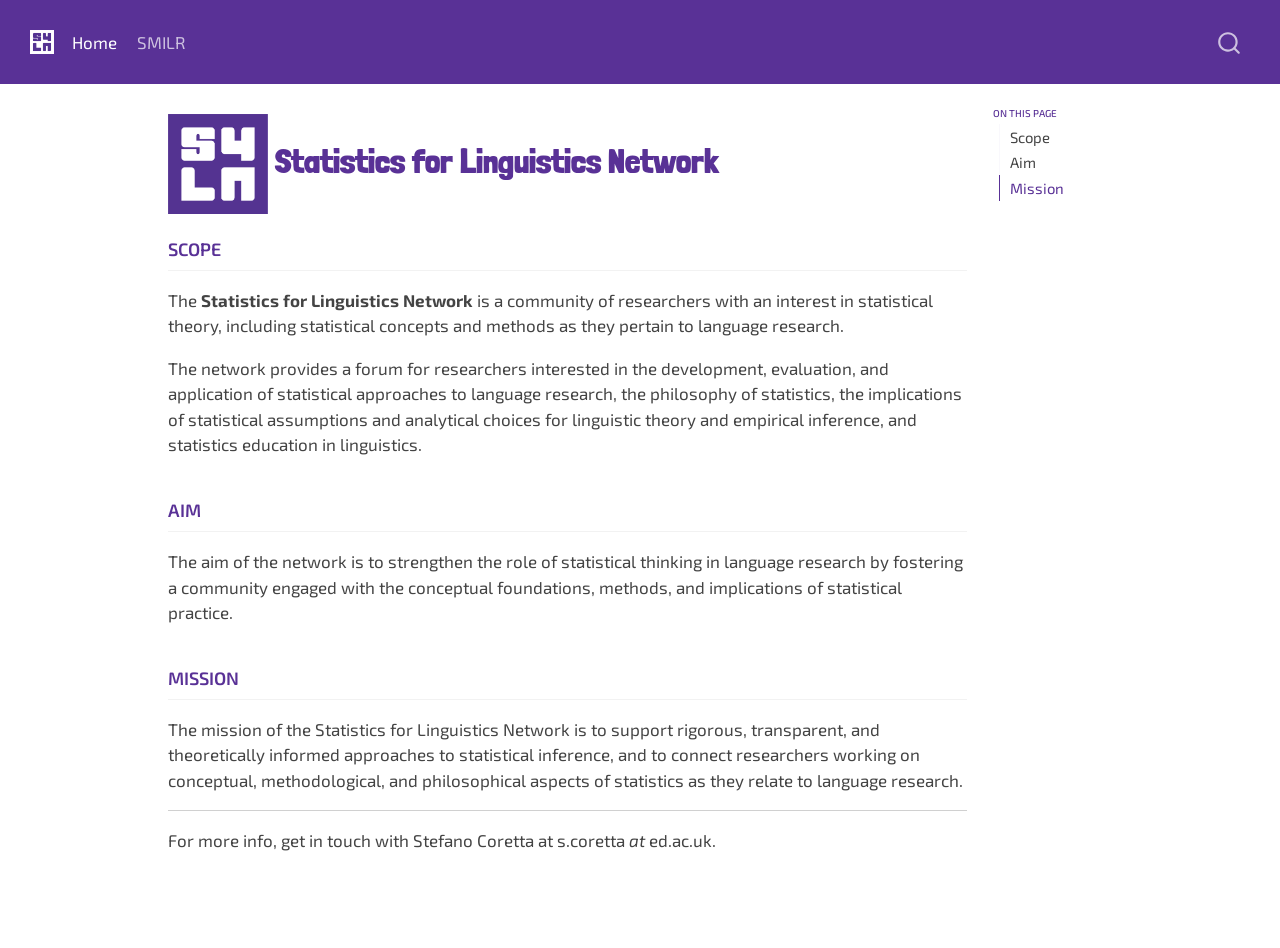
<file: docs/index.html>
<!DOCTYPE html>
<html xmlns="http://www.w3.org/1999/xhtml" lang="en" xml:lang="en"><head>

<meta charset="utf-8">
<meta name="generator" content="quarto-1.10.19">

<meta name="viewport" content="width=device-width, initial-scale=1.0, user-scalable=yes">


<title> Statistics for Linguistics Network</title>
<style>
/* Default styles provided by pandoc.
** See https://pandoc.org/MANUAL.html#variables-for-html for config info.
*/
span.smallcaps{font-variant: small-caps;}
div.columns{display: flex; gap: 1.5em;}
div.column{flex: auto;}
@media screen {
div.columns{gap: min(4vw, 1.5em);}
div.column{overflow-x: auto;}
}
div.hanging-indent{margin-left: 1.5em; text-indent: -1.5em;}
ul.task-list{list-style: none;}
ul.task-list li input[type="checkbox"] {
  width: 0.8em;
  margin: 0 0.8em 0.2em -1em; /* quarto-specific, see https://github.com/quarto-dev/quarto-cli/issues/4556 */ 
  vertical-align: middle;
}
</style>


<script src="site_libs/quarto-nav/quarto-nav.js"></script>
<script src="site_libs/quarto-nav/headroom.min.js"></script>
<script src="site_libs/clipboard/clipboard.min.js"></script>
<script src="site_libs/quarto-search/autocomplete.umd.js"></script>
<script src="site_libs/quarto-search/fuse.min.js"></script>
<script src="site_libs/quarto-search/quarto-search.js"></script>
<meta name="quarto:offset" content="./">
<link href="./img/logo-purple.png" rel="icon" type="image/png">
<script src="site_libs/quarto-html/quarto.js" type="module"></script>
<script src="site_libs/quarto-html/tabsets/tabsets.js" type="module"></script>
<script src="site_libs/quarto-html/popper.min.js"></script>
<script src="site_libs/quarto-html/tippy.umd.min.js"></script>
<script src="site_libs/quarto-html/anchor.min.js"></script>
<link href="site_libs/quarto-html/tippy.css" rel="stylesheet">
<link href="site_libs/quarto-html/quarto-syntax-highlighting-bf27225e3a48a9273f3daa8f8e829971.css" rel="stylesheet" id="quarto-text-highlighting-styles">
<script src="site_libs/bootstrap/bootstrap.min.js"></script>
<link href="site_libs/bootstrap/bootstrap-icons.css" rel="stylesheet">
<link href="site_libs/bootstrap/bootstrap-283806461d87d7bdc96c8e860487c4d3.min.css" rel="stylesheet" append-hash="true" id="quarto-bootstrap" data-mode="light">
<link href="https://fonts.googleapis.com" rel="preconnect">
<link href="https://fonts.gstatic.com" rel="preconnect">
<link href="https://fonts.googleapis.com/css2?family=Londrina+Solid:ital,wght@0,400;0,700;1,400;1,700&amp;family=Exo+2:ital,wght@0,400;0,700;1,400;1,700&amp;display=swap" rel="stylesheet">
<script id="quarto-search-options" type="application/json">{
  "location": "navbar",
  "copy-button": false,
  "collapse-after": 3,
  "panel-placement": "end",
  "type": "overlay",
  "limit": 50,
  "keyboard-shortcut": [
    "f",
    "/",
    "s"
  ],
  "show-item-context": false,
  "language": {
    "search-no-results-text": "No results",
    "search-matching-documents-text": "matching documents",
    "search-copy-link-title": "Copy link to search",
    "search-hide-matches-text": "Hide additional matches",
    "search-more-match-text": "more match in this document",
    "search-more-matches-text": "more matches in this document",
    "search-clear-button-title": "Clear",
    "search-text-placeholder": "",
    "search-detached-cancel-button-title": "Cancel",
    "search-submit-button-title": "Submit",
    "search-label": "Search"
  }
}</script>


<link rel="stylesheet" href="styles.css">
</head>

<body class="nav-fixed quarto-light">

<div id="quarto-search-results"></div>
  <header id="quarto-header" class="headroom fixed-top">
    <nav class="navbar navbar-expand-lg " data-bs-theme="dark">
      <div class="navbar-container container-fluid">
      <div class="navbar-brand-container mx-auto">
    <a href="./index.html" class="navbar-brand navbar-brand-logo">
    <img src="./img/logo-white.png" alt="" class="navbar-logo light-content">
    <img src="./img/logo-white.png" alt="" class="navbar-logo dark-content">
    </a>
  </div>
            <div id="quarto-search" class="" title="Search"></div>
          <button class="navbar-toggler" type="button" data-bs-toggle="collapse" data-bs-target="#navbarCollapse" aria-controls="navbarCollapse" role="menu" aria-expanded="false" aria-label="Toggle navigation" onclick="if (window.quartoToggleHeadroom) { window.quartoToggleHeadroom(); }">
  <span class="navbar-toggler-icon"></span>
</button>
          <div class="collapse navbar-collapse" id="navbarCollapse">
            <ul class="navbar-nav navbar-nav-scroll me-auto">
  <li class="nav-item">
    <a class="nav-link active" href="./index.html" aria-current="page"> 
<span class="menu-text">Home</span></a>
  </li>  
  <li class="nav-item">
    <a class="nav-link" href="./conference.html"> 
<span class="menu-text">SMILR</span></a>
  </li>  
</ul>
          </div> <!-- /navcollapse -->
            <div class="quarto-navbar-tools">
</div>
      </div> <!-- /container-fluid -->
    </nav>
</header>
<!-- content -->
<div id="quarto-content" class="quarto-container page-columns page-rows-contents page-layout-article page-navbar">
<!-- sidebar -->
<!-- margin-sidebar -->
    <div id="quarto-margin-sidebar" class="sidebar margin-sidebar">
        <nav id="TOC" role="doc-toc" class="toc-active">
    <h2 id="toc-title">On this page</h2>
   
  <ul>
  <li><a href="#scope" id="toc-scope" class="nav-link active" data-scroll-target="#scope">Scope</a></li>
  <li><a href="#aim" id="toc-aim" class="nav-link" data-scroll-target="#aim">Aim</a></li>
  <li><a href="#mission" id="toc-mission" class="nav-link" data-scroll-target="#mission">Mission</a></li>
  </ul>
</nav>
    </div>
<!-- main -->
<main class="content" id="quarto-document-content">

<header id="title-block-header" class="quarto-title-block default">
<div class="quarto-title">
<h1 class="title"><img src="img/logo-purple.png" width="100"> Statistics for Linguistics Network</h1>
</div>



<div class="quarto-title-meta">

    
  
    
  </div>
  


</header>


<section id="scope" class="level2">
<h2 class="anchored" data-anchor-id="scope">Scope</h2>
<p>The <strong>Statistics for Linguistics Network</strong> is a community of researchers with an interest in statistical theory, including statistical concepts and methods as they pertain to language research.</p>
<p>The network provides a forum for researchers interested in the development, evaluation, and application of statistical approaches to language research, the philosophy of statistics, the implications of statistical assumptions and analytical choices for linguistic theory and empirical inference, and statistics education in linguistics.</p>
</section>
<section id="aim" class="level2">
<h2 class="anchored" data-anchor-id="aim">Aim</h2>
<p>The aim of the network is to strengthen the role of statistical thinking in language research by fostering a community engaged with the conceptual foundations, methods, and implications of statistical practice.</p>
</section>
<section id="mission" class="level2">
<h2 class="anchored" data-anchor-id="mission">Mission</h2>
<p>The mission of the Statistics for Linguistics Network is to support rigorous, transparent, and theoretically informed approaches to statistical inference, and to connect researchers working on conceptual, methodological, and philosophical aspects of statistics as they relate to language research.</p>
<hr>
<p>For more info, get in touch with Stefano Coretta at s.coretta <em>at</em> ed.ac.uk.</p>


</section>

</main> <!-- /main -->
<script id="quarto-html-after-body" type="application/javascript">
  window.document.addEventListener("DOMContentLoaded", function (event) {
    const icon = "";
    const anchorJS = new window.AnchorJS();
    anchorJS.options = {
      placement: 'right',
      icon: icon
    };
    anchorJS.add('.anchored');
    const isCodeAnnotation = (el) => {
      for (const clz of el.classList) {
        if (clz.startsWith('code-annotation-')) {                     
          return true;
        }
      }
      return false;
    }
    const onCopySuccess = function(e) {
      // button target
      const button = e.trigger;
      // don't keep focus
      button.blur();
      // flash "checked"
      button.classList.add('code-copy-button-checked');
      var currentTitle = button.getAttribute("title");
      button.setAttribute("title", "Copied!");
      let tooltip;
      if (window.bootstrap) {
        button.setAttribute("data-bs-toggle", "tooltip");
        button.setAttribute("data-bs-placement", "left");
        button.setAttribute("data-bs-title", "Copied!");
        tooltip = new bootstrap.Tooltip(button, 
          { trigger: "manual", 
            customClass: "code-copy-button-tooltip",
            offset: [0, -8]});
        tooltip.show();    
      }
      setTimeout(function() {
        if (tooltip) {
          tooltip.hide();
          button.removeAttribute("data-bs-title");
          button.removeAttribute("data-bs-toggle");
          button.removeAttribute("data-bs-placement");
        }
        button.setAttribute("title", currentTitle);
        button.classList.remove('code-copy-button-checked');
      }, 1000);
      // clear code selection
      e.clearSelection();
    }
    const getTextToCopy = function(trigger) {
      const outerScaffold = trigger.parentElement.cloneNode(true);
      const codeEl = outerScaffold.querySelector('code');
      for (const childEl of codeEl.children) {
        if (isCodeAnnotation(childEl)) {
          childEl.remove();
        }
      }
      return codeEl.innerText;
    }
    const clipboard = new window.ClipboardJS('.code-copy-button:not([data-in-quarto-modal])', {
      text: getTextToCopy
    });
    clipboard.on('success', onCopySuccess);
    if (window.document.getElementById('quarto-embedded-source-code-modal')) {
      const clipboardModal = new window.ClipboardJS('.code-copy-button[data-in-quarto-modal]', {
        text: getTextToCopy,
        container: window.document.getElementById('quarto-embedded-source-code-modal')
      });
      clipboardModal.on('success', onCopySuccess);
    }
      var localhostRegex = new RegExp(/^(?:http|https):\/\/localhost\:?[0-9]*\//);
      var mailtoRegex = new RegExp(/^mailto:/);
        var filterRegex = new RegExp('/' + window.location.host + '/');
      var isInternal = (href) => {
          return filterRegex.test(href) || localhostRegex.test(href) || mailtoRegex.test(href);
      }
      // Inspect non-navigation links and adorn them if external
     var links = window.document.querySelectorAll('a[href]:not(.nav-link):not(.navbar-brand):not(.toc-action):not(.sidebar-link):not(.sidebar-item-toggle):not(.pagination-link):not(.no-external):not([aria-hidden]):not(.dropdown-item):not(.quarto-navigation-tool):not(.about-link)');
      for (var i=0; i<links.length; i++) {
        const link = links[i];
        if (!isInternal(link.href)) {
          // undo the damage that might have been done by quarto-nav.js in the case of
          // links that we want to consider external
          if (link.dataset.originalHref !== undefined) {
            link.href = link.dataset.originalHref;
          }
        }
      }
    function tippyHover(el, contentFn, onTriggerFn, onUntriggerFn) {
      const config = {
        allowHTML: true,
        maxWidth: 500,
        delay: 100,
        arrow: false,
        appendTo: function(el) {
            return el.parentElement;
        },
        interactive: true,
        interactiveBorder: 10,
        theme: 'quarto',
        placement: 'bottom-start',
      };
      if (contentFn) {
        config.content = contentFn;
      }
      if (onTriggerFn) {
        config.onTrigger = onTriggerFn;
      }
      if (onUntriggerFn) {
        config.onUntrigger = onUntriggerFn;
      }
      window.tippy(el, config); 
    }
    const noterefs = window.document.querySelectorAll('a[role="doc-noteref"]');
    for (var i=0; i<noterefs.length; i++) {
      const ref = noterefs[i];
      tippyHover(ref, function() {
        // use id or data attribute instead here
        let href = ref.getAttribute('data-footnote-href') || ref.getAttribute('href');
        try { href = new URL(href).hash; } catch {}
        const id = href.replace(/^#\/?/, "");
        const note = window.document.getElementById(id);
        if (note) {
          return note.innerHTML;
        } else {
          return "";
        }
      });
    }
    const xrefs = window.document.querySelectorAll('a.quarto-xref');
    const processXRef = (id, note) => {
      // Strip column container classes
      const stripColumnClz = (el) => {
        el.classList.remove("page-full", "page-columns");
        if (el.children) {
          for (const child of el.children) {
            stripColumnClz(child);
          }
        }
      }
      stripColumnClz(note)
      if (id === null || id.startsWith('sec-')) {
        // Special case sections, only their first couple elements
        const container = document.createElement("div");
        if (note.children && note.children.length > 2) {
          container.appendChild(note.children[0].cloneNode(true));
          for (let i = 1; i < note.children.length; i++) {
            const child = note.children[i];
            if (child.tagName === "P" && child.innerText === "") {
              continue;
            } else {
              container.appendChild(child.cloneNode(true));
              break;
            }
          }
          if (window.Quarto?.typesetMath) {
            window.Quarto.typesetMath(container);
          }
          return container.innerHTML
        } else {
          if (window.Quarto?.typesetMath) {
            window.Quarto.typesetMath(note);
          }
          return note.innerHTML;
        }
      } else {
        // Remove any anchor links if they are present
        const anchorLink = note.querySelector('a.anchorjs-link');
        if (anchorLink) {
          anchorLink.remove();
        }
        if (window.Quarto?.typesetMath) {
          window.Quarto.typesetMath(note);
        }
        if (note.classList.contains("callout")) {
          return note.outerHTML;
        } else {
          return note.innerHTML;
        }
      }
    }
    for (var i=0; i<xrefs.length; i++) {
      const xref = xrefs[i];
      tippyHover(xref, undefined, function(instance) {
        instance.disable();
        let url = xref.getAttribute('href');
        let hash = undefined; 
        if (url.startsWith('#')) {
          hash = url;
        } else {
          try { hash = new URL(url).hash; } catch {}
        }
        if (hash) {
          const id = hash.replace(/^#\/?/, "");
          const note = window.document.getElementById(id);
          if (note !== null) {
            try {
              const html = processXRef(id, note.cloneNode(true));
              instance.setContent(html);
            } finally {
              instance.enable();
              instance.show();
            }
          } else {
            // See if we can fetch this
            fetch(url.split('#')[0])
            .then(res => res.text())
            .then(html => {
              const parser = new DOMParser();
              const htmlDoc = parser.parseFromString(html, "text/html");
              const note = htmlDoc.getElementById(id);
              if (note !== null) {
                const html = processXRef(id, note);
                instance.setContent(html);
              } 
            }).finally(() => {
              instance.enable();
              instance.show();
            });
          }
        } else {
          // See if we can fetch a full url (with no hash to target)
          // This is a special case and we should probably do some content thinning / targeting
          fetch(url)
          .then(res => res.text())
          .then(html => {
            const parser = new DOMParser();
            const htmlDoc = parser.parseFromString(html, "text/html");
            const note = htmlDoc.querySelector('main.content');
            if (note !== null) {
              // This should only happen for chapter cross references
              // (since there is no id in the URL)
              // remove the first header
              if (note.children.length > 0 && note.children[0].tagName === "HEADER") {
                note.children[0].remove();
              }
              const html = processXRef(null, note);
              instance.setContent(html);
            } 
          }).finally(() => {
            instance.enable();
            instance.show();
          });
        }
      }, function(instance) {
      });
    }
        let selectedAnnoteEl;
        const selectorForAnnotation = ( cell, annotation) => {
          let cellAttr = 'data-code-cell="' + cell + '"';
          let lineAttr = 'data-code-annotation="' +  annotation + '"';
          const selector = 'span[' + cellAttr + '][' + lineAttr + ']';
          return selector;
        }
        const selectCodeLines = (annoteEl) => {
          const doc = window.document;
          const targetCell = annoteEl.getAttribute("data-target-cell");
          const targetAnnotation = annoteEl.getAttribute("data-target-annotation");
          const annoteSpan = window.document.querySelector(selectorForAnnotation(targetCell, targetAnnotation));
          const lines = annoteSpan.getAttribute("data-code-lines").split(",");
          const lineIds = lines.map((line) => {
            return targetCell + "-" + line;
          })
          let top = null;
          let height = null;
          let parent = null;
          if (lineIds.length > 0) {
              //compute the position of the single el (top and bottom and make a div)
              const el = window.document.getElementById(lineIds[0]);
              top = el.offsetTop;
              height = el.offsetHeight;
              parent = el.parentElement.parentElement;
            if (lineIds.length > 1) {
              const lastEl = window.document.getElementById(lineIds[lineIds.length - 1]);
              const bottom = lastEl.offsetTop + lastEl.offsetHeight;
              height = bottom - top;
            }
            if (top !== null && height !== null && parent !== null) {
              // cook up a div (if necessary) and position it 
              let div = window.document.getElementById("code-annotation-line-highlight");
              if (div === null) {
                div = window.document.createElement("div");
                div.setAttribute("id", "code-annotation-line-highlight");
                div.style.position = 'absolute';
                parent.appendChild(div);
              }
              div.style.top = top - 2 + "px";
              div.style.height = height + 4 + "px";
              div.style.left = 0;
              let gutterDiv = window.document.getElementById("code-annotation-line-highlight-gutter");
              if (gutterDiv === null) {
                gutterDiv = window.document.createElement("div");
                gutterDiv.setAttribute("id", "code-annotation-line-highlight-gutter");
                gutterDiv.style.position = 'absolute';
                const codeCell = window.document.getElementById(targetCell);
                const gutter = codeCell.querySelector('.code-annotation-gutter');
                gutter.appendChild(gutterDiv);
              }
              gutterDiv.style.top = top - 2 + "px";
              gutterDiv.style.height = height + 4 + "px";
            }
            selectedAnnoteEl = annoteEl;
          }
        };
        const unselectCodeLines = () => {
          const elementsIds = ["code-annotation-line-highlight", "code-annotation-line-highlight-gutter"];
          elementsIds.forEach((elId) => {
            const div = window.document.getElementById(elId);
            if (div) {
              div.remove();
            }
          });
          selectedAnnoteEl = undefined;
        };
          // Handle positioning of the toggle
      window.addEventListener(
        "resize",
        throttle(() => {
          elRect = undefined;
          if (selectedAnnoteEl) {
            selectCodeLines(selectedAnnoteEl);
          }
        }, 10)
      );
      function throttle(fn, ms) {
      let throttle = false;
      let timer;
        return (...args) => {
          if(!throttle) { // first call gets through
              fn.apply(this, args);
              throttle = true;
          } else { // all the others get throttled
              if(timer) clearTimeout(timer); // cancel #2
              timer = setTimeout(() => {
                fn.apply(this, args);
                timer = throttle = false;
              }, ms);
          }
        };
      }
        // Attach click handler to the DT
        const annoteDls = window.document.querySelectorAll('dt[data-target-cell]');
        for (const annoteDlNode of annoteDls) {
          annoteDlNode.addEventListener('click', (event) => {
            const clickedEl = event.target;
            if (clickedEl !== selectedAnnoteEl) {
              unselectCodeLines();
              const activeEl = window.document.querySelector('dt[data-target-cell].code-annotation-active');
              if (activeEl) {
                activeEl.classList.remove('code-annotation-active');
              }
              selectCodeLines(clickedEl);
              clickedEl.classList.add('code-annotation-active');
            } else {
              // Unselect the line
              unselectCodeLines();
              clickedEl.classList.remove('code-annotation-active');
            }
          });
        }
    const findCites = (el) => {
      const parentEl = el.parentElement;
      if (parentEl) {
        const cites = parentEl.dataset.cites;
        if (cites) {
          return {
            el,
            cites: cites.split(' ')
          };
        } else {
          return findCites(el.parentElement)
        }
      } else {
        return undefined;
      }
    };
    var bibliorefs = window.document.querySelectorAll('a[role="doc-biblioref"]');
    for (var i=0; i<bibliorefs.length; i++) {
      const ref = bibliorefs[i];
      const citeInfo = findCites(ref);
      if (citeInfo) {
        tippyHover(citeInfo.el, function() {
          var popup = window.document.createElement('div');
          citeInfo.cites.forEach(function(cite) {
            var citeDiv = window.document.createElement('div');
            citeDiv.classList.add('hanging-indent');
            citeDiv.classList.add('csl-entry');
            var biblioDiv = window.document.getElementById('ref-' + cite);
            if (biblioDiv) {
              citeDiv.innerHTML = biblioDiv.innerHTML;
            }
            popup.appendChild(citeDiv);
          });
          return popup.innerHTML;
        });
      }
    }
  });
  </script>
</div> <!-- /content -->




</body></html>
</file>
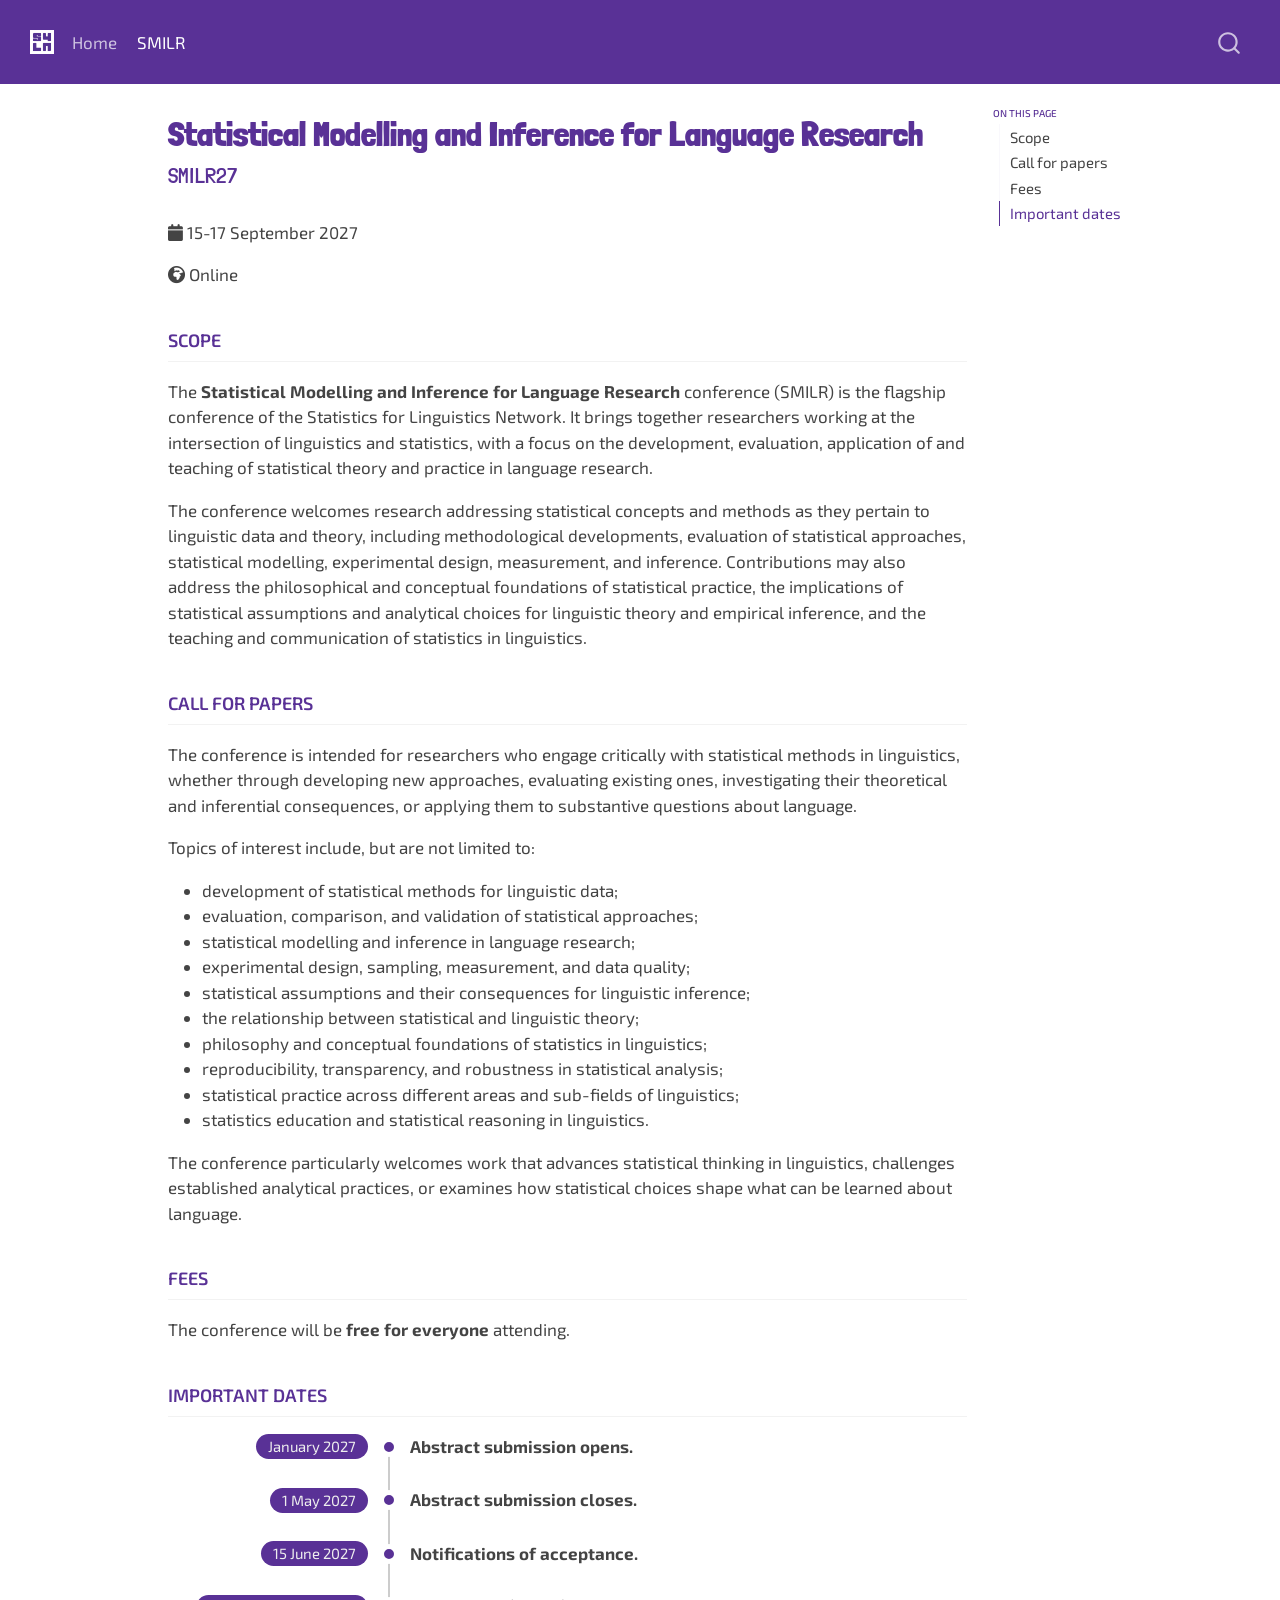
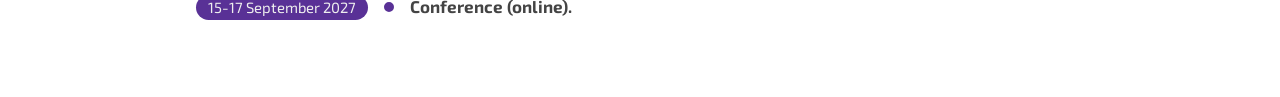
<file: docs/conference.html>
<!DOCTYPE html>
<html xmlns="http://www.w3.org/1999/xhtml" lang="en" xml:lang="en"><head>

<meta charset="utf-8">
<meta name="generator" content="quarto-1.10.19">

<meta name="viewport" content="width=device-width, initial-scale=1.0, user-scalable=yes">


<title>Statistical Modelling and Inference for Language Research</title>
<style>
/* Default styles provided by pandoc.
** See https://pandoc.org/MANUAL.html#variables-for-html for config info.
*/
span.smallcaps{font-variant: small-caps;}
div.columns{display: flex; gap: 1.5em;}
div.column{flex: auto;}
@media screen {
div.columns{gap: min(4vw, 1.5em);}
div.column{overflow-x: auto;}
}
div.hanging-indent{margin-left: 1.5em; text-indent: -1.5em;}
ul.task-list{list-style: none;}
ul.task-list li input[type="checkbox"] {
  width: 0.8em;
  margin: 0 0.8em 0.2em -1em; /* quarto-specific, see https://github.com/quarto-dev/quarto-cli/issues/4556 */ 
  vertical-align: middle;
}
</style>


<script src="site_libs/quarto-nav/quarto-nav.js"></script>
<script src="site_libs/quarto-nav/headroom.min.js"></script>
<script src="site_libs/clipboard/clipboard.min.js"></script>
<script src="site_libs/quarto-search/autocomplete.umd.js"></script>
<script src="site_libs/quarto-search/fuse.min.js"></script>
<script src="site_libs/quarto-search/quarto-search.js"></script>
<meta name="quarto:offset" content="./">
<link href="./img/logo-purple.png" rel="icon" type="image/png">
<script src="site_libs/quarto-html/quarto.js" type="module"></script>
<script src="site_libs/quarto-html/tabsets/tabsets.js" type="module"></script>
<script src="site_libs/quarto-html/popper.min.js"></script>
<script src="site_libs/quarto-html/tippy.umd.min.js"></script>
<script src="site_libs/quarto-html/anchor.min.js"></script>
<link href="site_libs/quarto-html/tippy.css" rel="stylesheet">
<link href="site_libs/quarto-html/quarto-syntax-highlighting-bf27225e3a48a9273f3daa8f8e829971.css" rel="stylesheet" id="quarto-text-highlighting-styles">
<script src="site_libs/bootstrap/bootstrap.min.js"></script>
<link href="site_libs/bootstrap/bootstrap-icons.css" rel="stylesheet">
<link href="site_libs/bootstrap/bootstrap-283806461d87d7bdc96c8e860487c4d3.min.css" rel="stylesheet" append-hash="true" id="quarto-bootstrap" data-mode="light">
<link href="https://fonts.googleapis.com" rel="preconnect">
<link href="https://fonts.gstatic.com" rel="preconnect">
<link href="https://fonts.googleapis.com/css2?family=Londrina+Solid:ital,wght@0,400;0,700;1,400;1,700&amp;family=Exo+2:ital,wght@0,400;0,700;1,400;1,700&amp;display=swap" rel="stylesheet">
<link href="site_libs/quarto-contrib/fontawesome6-6.7.2/all.min.css" rel="stylesheet">
<link href="site_libs/quarto-contrib/fontawesome6-6.7.2/latex-fontsize.css" rel="stylesheet">
<script id="quarto-search-options" type="application/json">{
  "location": "navbar",
  "copy-button": false,
  "collapse-after": 3,
  "panel-placement": "end",
  "type": "overlay",
  "limit": 50,
  "keyboard-shortcut": [
    "f",
    "/",
    "s"
  ],
  "show-item-context": false,
  "language": {
    "search-no-results-text": "No results",
    "search-matching-documents-text": "matching documents",
    "search-copy-link-title": "Copy link to search",
    "search-hide-matches-text": "Hide additional matches",
    "search-more-match-text": "more match in this document",
    "search-more-matches-text": "more matches in this document",
    "search-clear-button-title": "Clear",
    "search-text-placeholder": "",
    "search-detached-cancel-button-title": "Cancel",
    "search-submit-button-title": "Submit",
    "search-label": "Search"
  }
}</script>


<link rel="stylesheet" href="styles.css">
</head>

<body class="nav-fixed quarto-light">

<div id="quarto-search-results"></div>
  <header id="quarto-header" class="headroom fixed-top">
    <nav class="navbar navbar-expand-lg " data-bs-theme="dark">
      <div class="navbar-container container-fluid">
      <div class="navbar-brand-container mx-auto">
    <a href="./index.html" class="navbar-brand navbar-brand-logo">
    <img src="./img/logo-white.png" alt="" class="navbar-logo light-content">
    <img src="./img/logo-white.png" alt="" class="navbar-logo dark-content">
    </a>
  </div>
            <div id="quarto-search" class="" title="Search"></div>
          <button class="navbar-toggler" type="button" data-bs-toggle="collapse" data-bs-target="#navbarCollapse" aria-controls="navbarCollapse" role="menu" aria-expanded="false" aria-label="Toggle navigation" onclick="if (window.quartoToggleHeadroom) { window.quartoToggleHeadroom(); }">
  <span class="navbar-toggler-icon"></span>
</button>
          <div class="collapse navbar-collapse" id="navbarCollapse">
            <ul class="navbar-nav navbar-nav-scroll me-auto">
  <li class="nav-item">
    <a class="nav-link" href="./index.html"> 
<span class="menu-text">Home</span></a>
  </li>  
  <li class="nav-item">
    <a class="nav-link active" href="./conference.html" aria-current="page"> 
<span class="menu-text">SMILR</span></a>
  </li>  
</ul>
          </div> <!-- /navcollapse -->
            <div class="quarto-navbar-tools">
</div>
      </div> <!-- /container-fluid -->
    </nav>
</header>
<!-- content -->
<div id="quarto-content" class="quarto-container page-columns page-rows-contents page-layout-article page-navbar">
<!-- sidebar -->
<!-- margin-sidebar -->
    <div id="quarto-margin-sidebar" class="sidebar margin-sidebar">
        <nav id="TOC" role="doc-toc" class="toc-active">
    <h2 id="toc-title">On this page</h2>
   
  <ul>
  <li><a href="#scope" id="toc-scope" class="nav-link active" data-scroll-target="#scope">Scope</a></li>
  <li><a href="#call-for-papers" id="toc-call-for-papers" class="nav-link" data-scroll-target="#call-for-papers">Call for papers</a></li>
  <li><a href="#fees" id="toc-fees" class="nav-link" data-scroll-target="#fees">Fees</a></li>
  <li><a href="#important-dates" id="toc-important-dates" class="nav-link" data-scroll-target="#important-dates">Important dates</a></li>
  </ul>
</nav>
    </div>
<!-- main -->
<main class="content" id="quarto-document-content">

<header id="title-block-header" class="quarto-title-block default">
<div class="quarto-title">
<h1 class="title">Statistical Modelling and Inference for Language Research</h1>
<p class="subtitle lead">SMILR27</p>
</div>



<div class="quarto-title-meta">

    
  
    
  </div>
  


</header>


<p><i class="fa-solid fa-calendar" aria-label="calendar"></i> 15-17 September 2027</p>
<p><i class="fa-solid fa-earth-africa" aria-label="earth-africa"></i> Online</p>
<section id="scope" class="level2">
<h2 class="anchored" data-anchor-id="scope">Scope</h2>
<p>The <strong>Statistical Modelling and Inference for Language Research</strong> conference (SMILR) is the flagship conference of the Statistics for Linguistics Network. It brings together researchers working at the intersection of linguistics and statistics, with a focus on the development, evaluation, application of and teaching of statistical theory and practice in language research.</p>
<p>The conference welcomes research addressing statistical concepts and methods as they pertain to linguistic data and theory, including methodological developments, evaluation of statistical approaches, statistical modelling, experimental design, measurement, and inference. Contributions may also address the philosophical and conceptual foundations of statistical practice, the implications of statistical assumptions and analytical choices for linguistic theory and empirical inference, and the teaching and communication of statistics in linguistics.</p>
</section>
<section id="call-for-papers" class="level2">
<h2 class="anchored" data-anchor-id="call-for-papers">Call for papers</h2>
<p>The conference is intended for researchers who engage critically with statistical methods in linguistics, whether through developing new approaches, evaluating existing ones, investigating their theoretical and inferential consequences, or applying them to substantive questions about language.</p>
<p>Topics of interest include, but are not limited to:</p>
<ul>
<li>development of statistical methods for linguistic data;</li>
<li>evaluation, comparison, and validation of statistical approaches;</li>
<li>statistical modelling and inference in language research;</li>
<li>experimental design, sampling, measurement, and data quality;</li>
<li>statistical assumptions and their consequences for linguistic inference;</li>
<li>the relationship between statistical and linguistic theory;</li>
<li>philosophy and conceptual foundations of statistics in linguistics;</li>
<li>reproducibility, transparency, and robustness in statistical analysis;</li>
<li>statistical practice across different areas and sub-fields of linguistics;</li>
<li>statistics education and statistical reasoning in linguistics.</li>
</ul>
<p>The conference particularly welcomes work that advances statistical thinking in linguistics, challenges established analytical practices, or examines how statistical choices shape what can be learned about language.</p>
</section>
<section id="fees" class="level2">
<h2 class="anchored" data-anchor-id="fees">Fees</h2>
<p>The conference will be <strong>free for everyone</strong> attending.</p>
</section>
<section id="important-dates" class="level2">
<h2 class="anchored" data-anchor-id="important-dates">Important dates</h2>
<div class="timeline">
  <div class="timeline-item">
    <div class="timeline-date">January 2027</div>
    <div class="timeline-text">Abstract submission opens.</div>
  </div>

  <div class="timeline-item">
    <div class="timeline-date">1 May 2027</div>
    <div class="timeline-text">Abstract submission closes.</div>
  </div>

  <div class="timeline-item">
    <div class="timeline-date">15 June 2027</div>
    <div class="timeline-text">Notifications of acceptance.</div>
  </div>

  <div class="timeline-item">
    <div class="timeline-date">15-17 September 2027</div>
    <div class="timeline-text">Conference (online).</div>
  </div>
</div>


</section>

</main> <!-- /main -->
<script id="quarto-html-after-body" type="application/javascript">
  window.document.addEventListener("DOMContentLoaded", function (event) {
    const icon = "";
    const anchorJS = new window.AnchorJS();
    anchorJS.options = {
      placement: 'right',
      icon: icon
    };
    anchorJS.add('.anchored');
    const isCodeAnnotation = (el) => {
      for (const clz of el.classList) {
        if (clz.startsWith('code-annotation-')) {                     
          return true;
        }
      }
      return false;
    }
    const onCopySuccess = function(e) {
      // button target
      const button = e.trigger;
      // don't keep focus
      button.blur();
      // flash "checked"
      button.classList.add('code-copy-button-checked');
      var currentTitle = button.getAttribute("title");
      button.setAttribute("title", "Copied!");
      let tooltip;
      if (window.bootstrap) {
        button.setAttribute("data-bs-toggle", "tooltip");
        button.setAttribute("data-bs-placement", "left");
        button.setAttribute("data-bs-title", "Copied!");
        tooltip = new bootstrap.Tooltip(button, 
          { trigger: "manual", 
            customClass: "code-copy-button-tooltip",
            offset: [0, -8]});
        tooltip.show();    
      }
      setTimeout(function() {
        if (tooltip) {
          tooltip.hide();
          button.removeAttribute("data-bs-title");
          button.removeAttribute("data-bs-toggle");
          button.removeAttribute("data-bs-placement");
        }
        button.setAttribute("title", currentTitle);
        button.classList.remove('code-copy-button-checked');
      }, 1000);
      // clear code selection
      e.clearSelection();
    }
    const getTextToCopy = function(trigger) {
      const outerScaffold = trigger.parentElement.cloneNode(true);
      const codeEl = outerScaffold.querySelector('code');
      for (const childEl of codeEl.children) {
        if (isCodeAnnotation(childEl)) {
          childEl.remove();
        }
      }
      return codeEl.innerText;
    }
    const clipboard = new window.ClipboardJS('.code-copy-button:not([data-in-quarto-modal])', {
      text: getTextToCopy
    });
    clipboard.on('success', onCopySuccess);
    if (window.document.getElementById('quarto-embedded-source-code-modal')) {
      const clipboardModal = new window.ClipboardJS('.code-copy-button[data-in-quarto-modal]', {
        text: getTextToCopy,
        container: window.document.getElementById('quarto-embedded-source-code-modal')
      });
      clipboardModal.on('success', onCopySuccess);
    }
      var localhostRegex = new RegExp(/^(?:http|https):\/\/localhost\:?[0-9]*\//);
      var mailtoRegex = new RegExp(/^mailto:/);
        var filterRegex = new RegExp('/' + window.location.host + '/');
      var isInternal = (href) => {
          return filterRegex.test(href) || localhostRegex.test(href) || mailtoRegex.test(href);
      }
      // Inspect non-navigation links and adorn them if external
     var links = window.document.querySelectorAll('a[href]:not(.nav-link):not(.navbar-brand):not(.toc-action):not(.sidebar-link):not(.sidebar-item-toggle):not(.pagination-link):not(.no-external):not([aria-hidden]):not(.dropdown-item):not(.quarto-navigation-tool):not(.about-link)');
      for (var i=0; i<links.length; i++) {
        const link = links[i];
        if (!isInternal(link.href)) {
          // undo the damage that might have been done by quarto-nav.js in the case of
          // links that we want to consider external
          if (link.dataset.originalHref !== undefined) {
            link.href = link.dataset.originalHref;
          }
        }
      }
    function tippyHover(el, contentFn, onTriggerFn, onUntriggerFn) {
      const config = {
        allowHTML: true,
        maxWidth: 500,
        delay: 100,
        arrow: false,
        appendTo: function(el) {
            return el.parentElement;
        },
        interactive: true,
        interactiveBorder: 10,
        theme: 'quarto',
        placement: 'bottom-start',
      };
      if (contentFn) {
        config.content = contentFn;
      }
      if (onTriggerFn) {
        config.onTrigger = onTriggerFn;
      }
      if (onUntriggerFn) {
        config.onUntrigger = onUntriggerFn;
      }
      window.tippy(el, config); 
    }
    const noterefs = window.document.querySelectorAll('a[role="doc-noteref"]');
    for (var i=0; i<noterefs.length; i++) {
      const ref = noterefs[i];
      tippyHover(ref, function() {
        // use id or data attribute instead here
        let href = ref.getAttribute('data-footnote-href') || ref.getAttribute('href');
        try { href = new URL(href).hash; } catch {}
        const id = href.replace(/^#\/?/, "");
        const note = window.document.getElementById(id);
        if (note) {
          return note.innerHTML;
        } else {
          return "";
        }
      });
    }
    const xrefs = window.document.querySelectorAll('a.quarto-xref');
    const processXRef = (id, note) => {
      // Strip column container classes
      const stripColumnClz = (el) => {
        el.classList.remove("page-full", "page-columns");
        if (el.children) {
          for (const child of el.children) {
            stripColumnClz(child);
          }
        }
      }
      stripColumnClz(note)
      if (id === null || id.startsWith('sec-')) {
        // Special case sections, only their first couple elements
        const container = document.createElement("div");
        if (note.children && note.children.length > 2) {
          container.appendChild(note.children[0].cloneNode(true));
          for (let i = 1; i < note.children.length; i++) {
            const child = note.children[i];
            if (child.tagName === "P" && child.innerText === "") {
              continue;
            } else {
              container.appendChild(child.cloneNode(true));
              break;
            }
          }
          if (window.Quarto?.typesetMath) {
            window.Quarto.typesetMath(container);
          }
          return container.innerHTML
        } else {
          if (window.Quarto?.typesetMath) {
            window.Quarto.typesetMath(note);
          }
          return note.innerHTML;
        }
      } else {
        // Remove any anchor links if they are present
        const anchorLink = note.querySelector('a.anchorjs-link');
        if (anchorLink) {
          anchorLink.remove();
        }
        if (window.Quarto?.typesetMath) {
          window.Quarto.typesetMath(note);
        }
        if (note.classList.contains("callout")) {
          return note.outerHTML;
        } else {
          return note.innerHTML;
        }
      }
    }
    for (var i=0; i<xrefs.length; i++) {
      const xref = xrefs[i];
      tippyHover(xref, undefined, function(instance) {
        instance.disable();
        let url = xref.getAttribute('href');
        let hash = undefined; 
        if (url.startsWith('#')) {
          hash = url;
        } else {
          try { hash = new URL(url).hash; } catch {}
        }
        if (hash) {
          const id = hash.replace(/^#\/?/, "");
          const note = window.document.getElementById(id);
          if (note !== null) {
            try {
              const html = processXRef(id, note.cloneNode(true));
              instance.setContent(html);
            } finally {
              instance.enable();
              instance.show();
            }
          } else {
            // See if we can fetch this
            fetch(url.split('#')[0])
            .then(res => res.text())
            .then(html => {
              const parser = new DOMParser();
              const htmlDoc = parser.parseFromString(html, "text/html");
              const note = htmlDoc.getElementById(id);
              if (note !== null) {
                const html = processXRef(id, note);
                instance.setContent(html);
              } 
            }).finally(() => {
              instance.enable();
              instance.show();
            });
          }
        } else {
          // See if we can fetch a full url (with no hash to target)
          // This is a special case and we should probably do some content thinning / targeting
          fetch(url)
          .then(res => res.text())
          .then(html => {
            const parser = new DOMParser();
            const htmlDoc = parser.parseFromString(html, "text/html");
            const note = htmlDoc.querySelector('main.content');
            if (note !== null) {
              // This should only happen for chapter cross references
              // (since there is no id in the URL)
              // remove the first header
              if (note.children.length > 0 && note.children[0].tagName === "HEADER") {
                note.children[0].remove();
              }
              const html = processXRef(null, note);
              instance.setContent(html);
            } 
          }).finally(() => {
            instance.enable();
            instance.show();
          });
        }
      }, function(instance) {
      });
    }
        let selectedAnnoteEl;
        const selectorForAnnotation = ( cell, annotation) => {
          let cellAttr = 'data-code-cell="' + cell + '"';
          let lineAttr = 'data-code-annotation="' +  annotation + '"';
          const selector = 'span[' + cellAttr + '][' + lineAttr + ']';
          return selector;
        }
        const selectCodeLines = (annoteEl) => {
          const doc = window.document;
          const targetCell = annoteEl.getAttribute("data-target-cell");
          const targetAnnotation = annoteEl.getAttribute("data-target-annotation");
          const annoteSpan = window.document.querySelector(selectorForAnnotation(targetCell, targetAnnotation));
          const lines = annoteSpan.getAttribute("data-code-lines").split(",");
          const lineIds = lines.map((line) => {
            return targetCell + "-" + line;
          })
          let top = null;
          let height = null;
          let parent = null;
          if (lineIds.length > 0) {
              //compute the position of the single el (top and bottom and make a div)
              const el = window.document.getElementById(lineIds[0]);
              top = el.offsetTop;
              height = el.offsetHeight;
              parent = el.parentElement.parentElement;
            if (lineIds.length > 1) {
              const lastEl = window.document.getElementById(lineIds[lineIds.length - 1]);
              const bottom = lastEl.offsetTop + lastEl.offsetHeight;
              height = bottom - top;
            }
            if (top !== null && height !== null && parent !== null) {
              // cook up a div (if necessary) and position it 
              let div = window.document.getElementById("code-annotation-line-highlight");
              if (div === null) {
                div = window.document.createElement("div");
                div.setAttribute("id", "code-annotation-line-highlight");
                div.style.position = 'absolute';
                parent.appendChild(div);
              }
              div.style.top = top - 2 + "px";
              div.style.height = height + 4 + "px";
              div.style.left = 0;
              let gutterDiv = window.document.getElementById("code-annotation-line-highlight-gutter");
              if (gutterDiv === null) {
                gutterDiv = window.document.createElement("div");
                gutterDiv.setAttribute("id", "code-annotation-line-highlight-gutter");
                gutterDiv.style.position = 'absolute';
                const codeCell = window.document.getElementById(targetCell);
                const gutter = codeCell.querySelector('.code-annotation-gutter');
                gutter.appendChild(gutterDiv);
              }
              gutterDiv.style.top = top - 2 + "px";
              gutterDiv.style.height = height + 4 + "px";
            }
            selectedAnnoteEl = annoteEl;
          }
        };
        const unselectCodeLines = () => {
          const elementsIds = ["code-annotation-line-highlight", "code-annotation-line-highlight-gutter"];
          elementsIds.forEach((elId) => {
            const div = window.document.getElementById(elId);
            if (div) {
              div.remove();
            }
          });
          selectedAnnoteEl = undefined;
        };
          // Handle positioning of the toggle
      window.addEventListener(
        "resize",
        throttle(() => {
          elRect = undefined;
          if (selectedAnnoteEl) {
            selectCodeLines(selectedAnnoteEl);
          }
        }, 10)
      );
      function throttle(fn, ms) {
      let throttle = false;
      let timer;
        return (...args) => {
          if(!throttle) { // first call gets through
              fn.apply(this, args);
              throttle = true;
          } else { // all the others get throttled
              if(timer) clearTimeout(timer); // cancel #2
              timer = setTimeout(() => {
                fn.apply(this, args);
                timer = throttle = false;
              }, ms);
          }
        };
      }
        // Attach click handler to the DT
        const annoteDls = window.document.querySelectorAll('dt[data-target-cell]');
        for (const annoteDlNode of annoteDls) {
          annoteDlNode.addEventListener('click', (event) => {
            const clickedEl = event.target;
            if (clickedEl !== selectedAnnoteEl) {
              unselectCodeLines();
              const activeEl = window.document.querySelector('dt[data-target-cell].code-annotation-active');
              if (activeEl) {
                activeEl.classList.remove('code-annotation-active');
              }
              selectCodeLines(clickedEl);
              clickedEl.classList.add('code-annotation-active');
            } else {
              // Unselect the line
              unselectCodeLines();
              clickedEl.classList.remove('code-annotation-active');
            }
          });
        }
    const findCites = (el) => {
      const parentEl = el.parentElement;
      if (parentEl) {
        const cites = parentEl.dataset.cites;
        if (cites) {
          return {
            el,
            cites: cites.split(' ')
          };
        } else {
          return findCites(el.parentElement)
        }
      } else {
        return undefined;
      }
    };
    var bibliorefs = window.document.querySelectorAll('a[role="doc-biblioref"]');
    for (var i=0; i<bibliorefs.length; i++) {
      const ref = bibliorefs[i];
      const citeInfo = findCites(ref);
      if (citeInfo) {
        tippyHover(citeInfo.el, function() {
          var popup = window.document.createElement('div');
          citeInfo.cites.forEach(function(cite) {
            var citeDiv = window.document.createElement('div');
            citeDiv.classList.add('hanging-indent');
            citeDiv.classList.add('csl-entry');
            var biblioDiv = window.document.getElementById('ref-' + cite);
            if (biblioDiv) {
              citeDiv.innerHTML = biblioDiv.innerHTML;
            }
            popup.appendChild(citeDiv);
          });
          return popup.innerHTML;
        });
      }
    }
  });
  </script>
</div> <!-- /content -->




</body></html>
</file>
<file: docs/site_libs/quarto-html/tippy.css>
.tippy-box[data-animation=fade][data-state=hidden]{opacity:0}[data-tippy-root]{max-width:calc(100vw - 10px)}.tippy-box{position:relative;background-color:#333;color:#fff;border-radius:4px;font-size:14px;line-height:1.4;white-space:normal;outline:0;transition-property:transform,visibility,opacity}.tippy-box[data-placement^=top]>.tippy-arrow{bottom:0}.tippy-box[data-placement^=top]>.tippy-arrow:before{bottom:-7px;left:0;border-width:8px 8px 0;border-top-color:initial;transform-origin:center top}.tippy-box[data-placement^=bottom]>.tippy-arrow{top:0}.tippy-box[data-placement^=bottom]>.tippy-arrow:before{top:-7px;left:0;border-width:0 8px 8px;border-bottom-color:initial;transform-origin:center bottom}.tippy-box[data-placement^=left]>.tippy-arrow{right:0}.tippy-box[data-placement^=left]>.tippy-arrow:before{border-width:8px 0 8px 8px;border-left-color:initial;right:-7px;transform-origin:center left}.tippy-box[data-placement^=right]>.tippy-arrow{left:0}.tippy-box[data-placement^=right]>.tippy-arrow:before{left:-7px;border-width:8px 8px 8px 0;border-right-color:initial;transform-origin:center right}.tippy-box[data-inertia][data-state=visible]{transition-timing-function:cubic-bezier(.54,1.5,.38,1.11)}.tippy-arrow{width:16px;height:16px;color:#333}.tippy-arrow:before{content:"";position:absolute;border-color:transparent;border-style:solid}.tippy-content{position:relative;padding:5px 9px;z-index:1}
</file>
<file: docs/site_libs/quarto-html/quarto-syntax-highlighting-bf27225e3a48a9273f3daa8f8e829971.css>
/* quarto syntax highlight colors */
:root {
  --quarto-hl-ot-color: #003B4F;
  --quarto-hl-at-color: #657422;
  --quarto-hl-ss-color: #20794D;
  --quarto-hl-an-color: #5E5E5E;
  --quarto-hl-fu-color: #4758AB;
  --quarto-hl-st-color: #20794D;
  --quarto-hl-cf-color: #003B4F;
  --quarto-hl-op-color: #5E5E5E;
  --quarto-hl-er-color: #AD0000;
  --quarto-hl-bn-color: #AD0000;
  --quarto-hl-al-color: #AD0000;
  --quarto-hl-va-color: #111111;
  --quarto-hl-bu-color: inherit;
  --quarto-hl-ex-color: inherit;
  --quarto-hl-pp-color: #AD0000;
  --quarto-hl-in-color: #5E5E5E;
  --quarto-hl-vs-color: #20794D;
  --quarto-hl-wa-color: #5E5E5E;
  --quarto-hl-do-color: #5E5E5E;
  --quarto-hl-im-color: #00769E;
  --quarto-hl-ch-color: #20794D;
  --quarto-hl-dt-color: #AD0000;
  --quarto-hl-fl-color: #AD0000;
  --quarto-hl-co-color: #5E5E5E;
  --quarto-hl-cv-color: #5E5E5E;
  --quarto-hl-cn-color: #8f5902;
  --quarto-hl-sc-color: #5E5E5E;
  --quarto-hl-dv-color: #AD0000;
  --quarto-hl-kw-color: #003B4F;
}

/* other quarto variables */
:root {
  --quarto-font-monospace: SFMono-Regular, Menlo, Monaco, Consolas, "Liberation Mono", "Courier New", monospace;
}

/* syntax highlight based on Pandoc's rules */
pre > code.sourceCode > span {
  color: #003B4F;
}

code.sourceCode > span {
  color: #003B4F;
}

div.sourceCode,
div.sourceCode pre.sourceCode {
  color: #003B4F;
}

/* Normal */
code span {
  color: #003B4F;
}

/* Alert */
code span.al {
  color: #AD0000;
  font-style: inherit;
}

/* Annotation */
code span.an {
  color: #5E5E5E;
  font-style: inherit;
}

/* Attribute */
code span.at {
  color: #657422;
  font-style: inherit;
}

/* BaseN */
code span.bn {
  color: #AD0000;
  font-style: inherit;
}

/* BuiltIn */
code span.bu {
  font-style: inherit;
}

/* ControlFlow */
code span.cf {
  color: #003B4F;
  font-weight: bold;
  font-style: inherit;
}

/* Char */
code span.ch {
  color: #20794D;
  font-style: inherit;
}

/* Constant */
code span.cn {
  color: #8f5902;
  font-style: inherit;
}

/* Comment */
code span.co {
  color: #5E5E5E;
  font-style: inherit;
}

/* CommentVar */
code span.cv {
  color: #5E5E5E;
  font-style: italic;
}

/* Documentation */
code span.do {
  color: #5E5E5E;
  font-style: italic;
}

/* DataType */
code span.dt {
  color: #AD0000;
  font-style: inherit;
}

/* DecVal */
code span.dv {
  color: #AD0000;
  font-style: inherit;
}

/* Error */
code span.er {
  color: #AD0000;
  font-style: inherit;
}

/* Extension */
code span.ex {
  font-style: inherit;
}

/* Float */
code span.fl {
  color: #AD0000;
  font-style: inherit;
}

/* Function */
code span.fu {
  color: #4758AB;
  font-style: inherit;
}

/* Import */
code span.im {
  color: #00769E;
  font-style: inherit;
}

/* Information */
code span.in {
  color: #5E5E5E;
  font-style: inherit;
}

/* Keyword */
code span.kw {
  color: #003B4F;
  font-weight: bold;
  font-style: inherit;
}

/* Operator */
code span.op {
  color: #5E5E5E;
  font-style: inherit;
}

/* Other */
code span.ot {
  color: #003B4F;
  font-style: inherit;
}

/* Preprocessor */
code span.pp {
  color: #AD0000;
  font-style: inherit;
}

/* SpecialChar */
code span.sc {
  color: #5E5E5E;
  font-style: inherit;
}

/* SpecialString */
code span.ss {
  color: #20794D;
  font-style: inherit;
}

/* String */
code span.st {
  color: #20794D;
  font-style: inherit;
}

/* Variable */
code span.va {
  color: #111111;
  font-style: inherit;
}

/* VerbatimString */
code span.vs {
  color: #20794D;
  font-style: inherit;
}

/* Warning */
code span.wa {
  color: #5E5E5E;
  font-style: italic;
}

.prevent-inlining {
  content: "</";
}

/*# sourceMappingURL=8be38f48d34c45af72792cbd699585e7.css.map */
</file>
<file: docs/styles.css>
/* css styles */

body {
  font-family: "Exo 2";
}

h1 {
  font-family: "Londrina Solid";
}

.title {
  color: #593196;
}

.subtitle.lead {
  font-family: "Londrina Solid";
  color: #593196;
}

h2 {
  font-size: 1.5em;
  font-variant-caps: all-small-caps;
  color: #593196;
}

/* Timeline */

.timeline {
  --date-width: 200px;
  --marker-size: 10px;
  --line-width: 2px;
  --column-gap: 16px;
  --row-gap: 28px;
  --line-colour: #ccc;
  --marker-colour: #593196;

  position: relative;

  display: flex;
  flex-direction: column;
  gap: var(--row-gap);
}


/* Continuous vertical line */

.timeline::before {
  content: "";
  position: absolute;

  left: calc(
    var(--date-width) +
    var(--column-gap) +
    var(--marker-size) / 2
  );

  top: calc(var(--marker-size) / 2);
  bottom: calc(var(--marker-size) / 2);

  width: var(--line-width);
  background: var(--line-colour);

  transform: translateX(-50%);
}


/* Each timeline entry */

.timeline-item {
  position: relative;

  display: grid;
  grid-template-columns:
    var(--date-width)
    var(--marker-size)
    1fr;

  column-gap: var(--column-gap);
  align-items: center;

  min-height: var(--marker-size);
}


/* Date */

.timeline-date {
  grid-column: 1;
  justify-self: end;

  padding: 5px 12px;

  border-radius: 999px;
  background: #593196;

  color: #eee;
  font-size: 0.875rem;
  line-height: 1;
  white-space: nowrap;
}


/* Text */

.timeline-text {
  grid-column: 3;
  font-weight: 700;
}


/* Marker */

.timeline-item::before {
  content: "";

  grid-column: 2;
  grid-row: 1;

  justify-self: center;

  width: var(--marker-size);
  height: var(--marker-size);

  border-radius: 50%;
  background: var(--marker-colour);

  border: 5px solid white;
  box-sizing: content-box;

  z-index: 1;
}
</file>
<file: docs/site_libs/quarto-contrib/fontawesome6-6.7.2/latex-fontsize.css>
.fa-tiny {
  font-size: 0.5em;
}
.fa-scriptsize {
  font-size: 0.7em;
}
.fa-footnotesize {
  font-size: 0.8em;
}
.fa-small {
  font-size: 0.9em;
}
.fa-normalsize {
  font-size: 1em;
}
.fa-large {
  font-size: 1.2em;
}
.fa-Large {
  font-size: 1.5em;
}
.fa-LARGE {
  font-size: 1.75em;
}
.fa-huge {
  font-size: 2em;
}
.fa-Huge {
  font-size: 2.5em;
}
</file>
